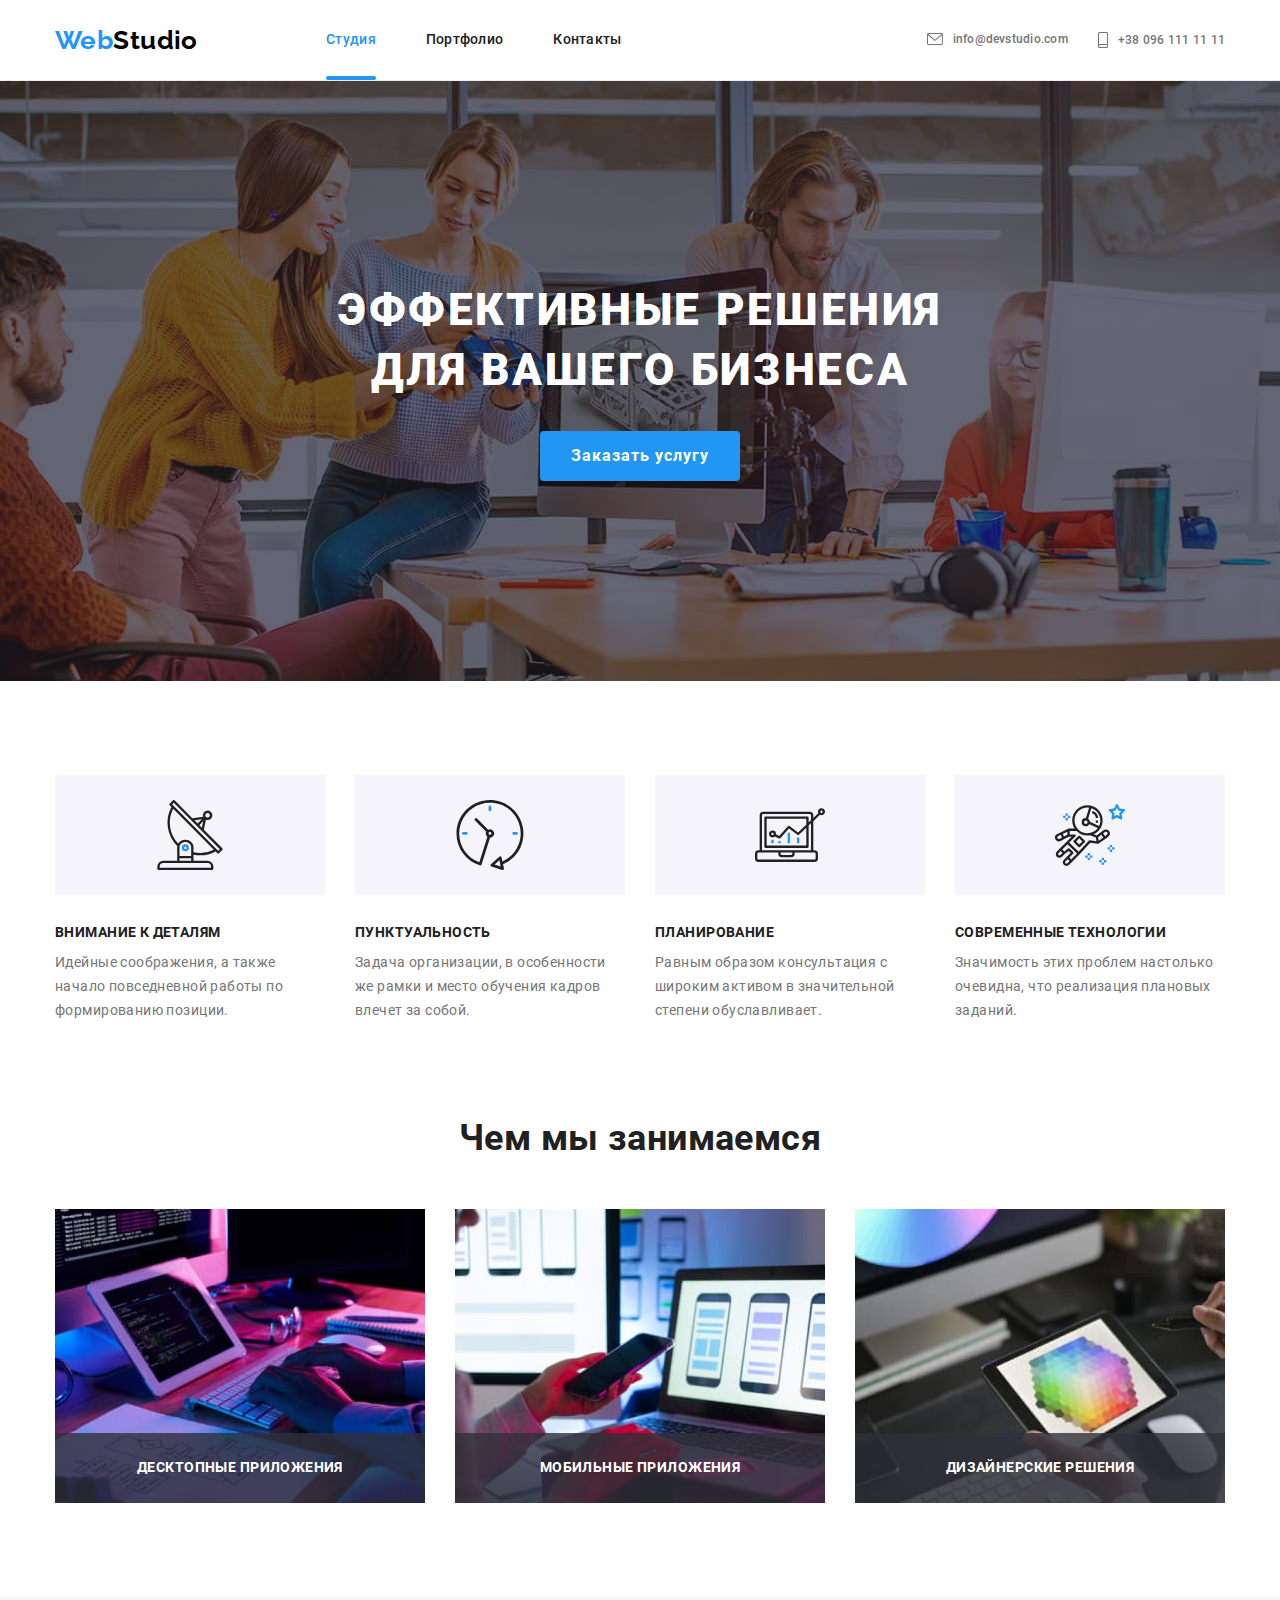
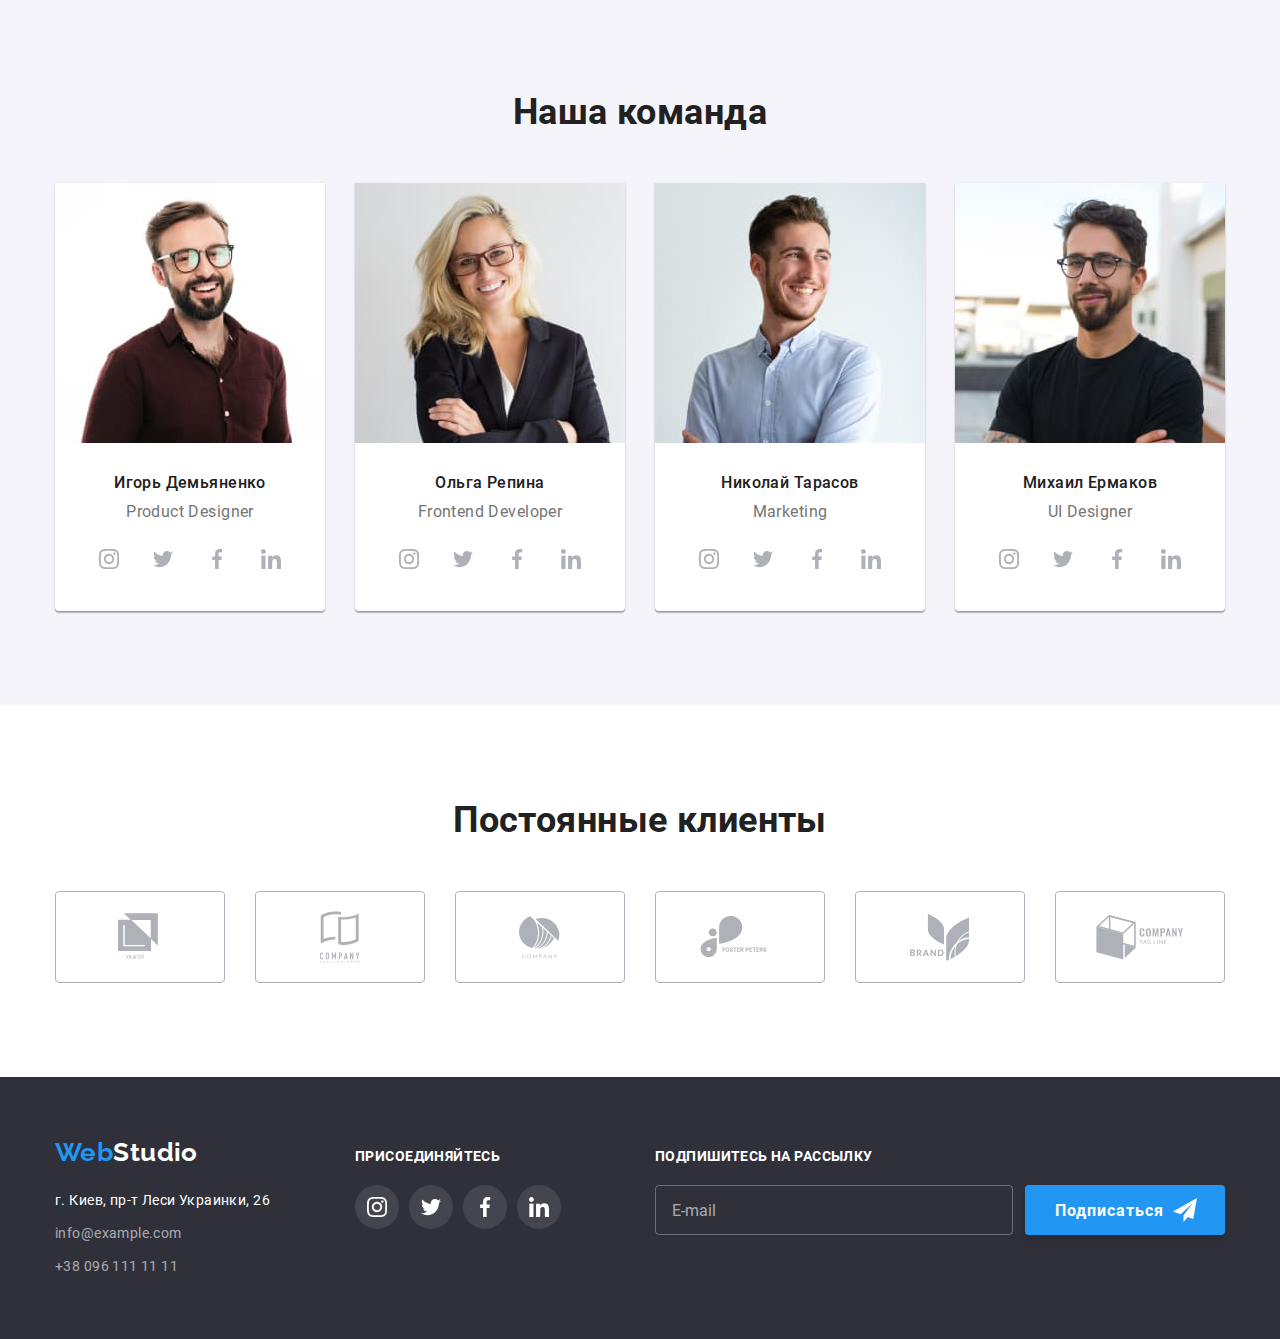
<file: index.html>
<!DOCTYPE html>
<html lang="ru">
  <head>
    <meta charset="UTF-8" />
    <meta http-equiv="X-UA-Compatible" content="IE=edge" />
    <meta name="viewport" content="width=device-width, initial-scale=1.0" />
    <title>WebStudio</title>
    <link rel="stylesheet" href="./css/main.min.css" />
  </head>

  <body>
    <!-- Шапка сайта -->
    <header class="section section--header">
      <div class="container">
        <div class="header">
          <a href="./index.html" class="link logo"> Web<span class="logo--black">Studio</span> </a>
          <button type="button" class="button-menu" aria-expanded="false" aria-controls="header-thumb" data-menu-button>
            <svg class="button-svg" aria-label="Переключатель мобильного меню">
              <use class="button-menu--icon-menu" href="./images/icons/sprite.svg#icon-menu"></use>>
              <use class="button-menu--icon-cross" href="./images/icons/sprite.svg#icon-cross"></use>>
            </svg>
          </button>
          <div class="header__thumb" id="header-thumb" data-menu>
            <nav class="header__nav">
              <ul class="nav-list">
                <li class="nav-list__item">
                  <a href="./index.html" class="link nav-list__link nav-list__link--current">Студия</a>
                </li>
                <li class="nav-list__item">
                  <a href="./portfolio.html" class="link nav-list__link">Портфолио</a>
                </li>
                <li class="nav-list__item">
                  <a href="" class="link nav-list__link">Контакты</a>
                </li>
              </ul>
            </nav>
            <ul class="address-header">
              <div class="address-header--thumb">
                <li class="address-header__item address-header--menu-mail">
                <a href="mailto:info@devstudio.com" class="link address-header__link">
                  <svg class="address-header__icon" width="16" height="12">
                    <use href="./images/icons/sprite.svg#icon-mail"></use>
                  </svg>
                  info@devstudio.com
                </a>
                </li>
                <li class="address-header__item">
                <a href="tel:+380961111111" class="link address-header__link">
                  <svg class="address-header__icon" width="10" height="16">
                    <use href="./images/icons/sprite.svg#icon-phone"></use>
                  </svg>
                  +38 096 111 11 11
                </a>
                </li>
              </div>
              <ul class="header-socials">
                <li class="header-socials__item">
                  <a class="link header-socials__link" href="">Instagram</a>
                </li>
                <li class="header-socials__item">
                  <a class="link header-socials__link" href="">Twitter</a>
                </li>
                <li class="header-socials__item">
                  <a class="link header-socials__link" href="">Facebook</a>
                </li>
                <li class="header-socials__item">
                  <a class="link header-socials__link" href="">LinkedIn</a>
                </li>
              </ul>
            </ul>
          </div>
        </div>
      </div>
    </header>


    <main>
      <!-- Герой -->
      <section class="section section--hero">
        <div class="container hero">
          <h1 class="hero__title">Эффективные решения для вашего бизнеса</h1>
          <button type="button" class="button button--hero-position" data-modal-open>Заказать услугу</button>
        </div>
      </section>

      <!-- Особенности -->
      <section class="section">
        <div class="container">
          <h2 class="visually-hidden">Особенности</h2>
          <ul class="features">
            <li class="features__item">
              <h3 class="features__title">Внимание к деталям</h3>
              <p class="features__text">
                Идейные соображения, а также начало повседневной работы по формированию позиции.
              </p>
            </li>
            <li class="features__item">
              <h3 class="features__title">Пунктуальность</h3>
              <p class="features__text">
                Задача организации, в особенности же рамки и место обучения кадров влечет за собой.
              </p>
            </li>
            <li class="features__item">
              <h3 class="features__title">Планирование</h3>
              <p class="features__text">
                Равным образом консультация с широким активом в значительной степени обуславливает.
              </p>
            </li>
            <li class="features__item">
              <h3 class="features__title">Современные технологии</h3>
              <p class="features__text">Значимость этих проблем настолько очевидна, что реализация плановых заданий.</p>
            </li>
          </ul>
        </div>
      </section>

      <!-- Чем мы занимаемся -->
      <section class="section section--no-padding">
        <div class="container">
          <h2 class="section-title">Чем мы занимаемся</h2>
          <ul class="work">
            <li class="work__item">
              <picture>
                <source
                  srcset="./images/gallery/desktop/work-desktop-1.jpg 1x, ./images/gallery/desktop/work-desktop-1@2x.jpg 2x"
                  media="(min-width: 1200px)"
                  type="image/jpeg"
                />
                <img src="./images/doing/box-1.jpg" alt="Десктопные приложения" width="370" />
              </picture>
              <p class="work__title">десктопные приложения</p>
            </li>
            <li class="work__item">
              <picture>
                <source
                srcset="./images/gallery/desktop/work-desktop-2.jpg 1x, ./images/gallery/desktop/work-desktop-2@2x.jpg 2x"
                media="(min-width: 1200px)"
                type="image/jpeg"
              />
                <img src="./images/doing/box-2.jpg" alt="Мобильные приложения" width="370" />
              </picture>
              <p class="work__title">мобильные приложения</p>
            </li>
            <li class="work__item">
              <picture>
                <source
                srcset="./images/gallery/desktop/work-desktop-3.jpg 1x, ./images/gallery/desktop/work-desktop-3@2x.jpg 2x"
                media="(min-width: 1200px)"
                type="image/jpeg"
              />
                <img src="./images/doing/box-3.jpg" alt="Дизайнерские решения" width="370" />
              </picture>
              <p class="work__title">дизайнерские решения</p>
            </li>
          </ul>
        </div>
      </section>

      <!-- Наша команда -->
      <section class="section section--dark-bg">
        <div class="container">
          <h2 class="section-title">Наша команда</h2>
          <ul class="team">
            <li class="team__item">
              <picture>
                <source
                  srcset="./images/gallery/desktop/team-desktop-1.jpg 1x, ./images/gallery/desktop/team-desktop-1@2x.jpg 2x"
                  media="(min-width: 1200px)"
                  type="image/jpeg"
                />
                <source
                  srcset="./images/gallery/tablet/team-tablet-1.jpg 1x, ./images/gallery/tablet/team-tablet-1@2x.jpg 2x"
                  media="(min-width: 768px)"
                  type="image/jpeg"
                />
                <source
                  srcset="./images/gallery/mobile/team-mobile-1.jpg 1x, ./images/gallery/mobile/team-mobile-1@2x.jpg 2x"
                  media="(max-width: 767px)"
                  type="image/jpeg"
                />
                <img src="./images/team/photo-product-designer.jpg" alt="фото дизайнер" width="270" />
              </picture>
              <div class="team__thumb">
                <h3 class="team__member">Игорь Демьяненко</h3>
                <p class="team__text">Product Designer</p>
                <ul class="socials-list">
                  <li class="socials-list__item">
                    <a href="" class="socials-list__link" target="_blank" rel="noopener noreferrer">
                      <svg class="socials-list__icon">
                        <use href="./images/icons/sprite.svg#icon-instagram"></use>
                      </svg>
                    </a>
                  </li>
                  <li class="socials-list__item">
                    <a href="" class="socials-list__link" target="_blank" rel="noopener noreferrer">
                      <svg class="socials-list__icon">
                        <use href="./images/icons/sprite.svg#icon-twitter"></use>
                      </svg>
                    </a>
                  </li>
                  <li class="socials-list__item">
                    <a href="" class="socials-list__link" target="_blank" rel="noopener noreferrer">
                      <svg class="socials-list__icon">
                        <use href="./images/icons/sprite.svg#icon-facebook"></use>
                      </svg>
                    </a>
                  </li>
                  <li class="socials-list__item">
                    <a href="" class="socials-list__link" target="_blank" rel="noopener noreferrer">
                      <svg class="socials-list__icon">
                        <use href="./images/icons/sprite.svg#icon-linkedin"></use>
                      </svg>
                    </a>
                  </li>
                </ul>
              </div>
            </li>
            <li class="team__item">
              <picture>
                <source
                srcset="./images/gallery/desktop/team-desktop-2.jpg 1x, ./images/gallery/desktop/team-desktop-2@2x.jpg 2x"
                media="(min-width: 1200px)"
                type="image/jpeg"
              />
              <source
                srcset="./images/gallery/tablet/team-tablet-2.jpg 1x, ./images/gallery/tablet/team-tablet-2@2x.jpg 2x"
                media="(min-width: 768px)"
                type="image/jpeg"
              />
              <source
                srcset="./images/gallery/mobile/team-mobile-2.jpg 1x, ./images/gallery/mobile/team-mobile-2@2x.jpg 2x"
                media="(max-width: 767px)"
                type="image/jpeg"
              />
                <img src="./images/team/photo-frontend-developer.jpg" alt="фото разработчик" width="270" />
              </picture>
              <div class="team__thumb">
                <h3 class="team__member">Ольга Репина</h3>
                <p class="team__text">Frontend Developer</p>
                <ul class="socials-list">
                  <li class="socials-list__item">
                    <a href="" class="socials-list__link" target="_blank" rel="noopener noreferrer">
                      <svg class="socials-list__icon">
                        <use href="./images/icons/sprite.svg#icon-instagram"></use>
                      </svg>
                    </a>
                  </li>
                  <li class="socials-list__item">
                    <a href="" class="socials-list__link" target="_blank" rel="noopener noreferrer">
                      <svg class="socials-list__icon">
                        <use href="./images/icons/sprite.svg#icon-twitter"></use>
                      </svg>
                    </a>
                  </li>
                  <li class="socials-list__item">
                    <a href="" class="socials-list__link" target="_blank" rel="noopener noreferrer">
                      <svg class="socials-list__icon">
                        <use href="./images/icons/sprite.svg#icon-facebook"></use>
                      </svg>
                    </a>
                  </li>
                  <li class="socials-list__item">
                    <a href="" class="socials-list__link" target="_blank" rel="noopener noreferrer">
                      <svg class="socials-list__icon">
                        <use href="./images/icons/sprite.svg#icon-linkedin"></use>
                      </svg>
                    </a>
                  </li>
                </ul>
              </div>
            </li>
            <li class="team__item">
              <picture>
                <source
                srcset="./images/gallery/desktop/team-desktop-3.jpg 1x, ./images/gallery/desktop/team-desktop-3@2x.jpg 2x"
                media="(min-width: 1200px)"
                type="image/jpeg"
              />
              <source
                srcset="./images/gallery/tablet/team-tablet-3.jpg 1x, ./images/gallery/tablet/team-tablet-3@2x.jpg 2x"
                media="(min-width: 768px)"
                type="image/jpeg"
              />
              <source
                srcset="./images/gallery/mobile/team-mobile-3.jpg 1x, ./images/gallery/mobile/team-mobile-3@2x.jpg 2x"
                media="(max-width: 767px)"
                type="image/jpeg"
              />
                <img src="./images/team/photo-marketing.jpg" alt="фото маркетолог" width="270" />
              </picture>
              <div class="team__thumb">
                <h3 class="team__member">Николай Тарасов</h3>
                <p class="team__text">Marketing</p>
                <ul class="socials-list">
                  <li class="socials-list__item">
                    <a href="" class="socials-list__link" target="_blank" rel="noopener noreferrer">
                      <svg class="socials-list__icon">
                        <use href="./images/icons/sprite.svg#icon-instagram"></use>
                      </svg>
                    </a>
                  </li>
                  <li class="socials-list__item">
                    <a href="" class="socials-list__link" target="_blank" rel="noopener noreferrer">
                      <svg class="socials-list__icon">
                        <use href="./images/icons/sprite.svg#icon-twitter"></use>
                      </svg>
                    </a>
                  </li>
                  <li class="socials-list__item">
                    <a href="" class="socials-list__link" target="_blank" rel="noopener noreferrer">
                      <svg class="socials-list__icon">
                        <use href="./images/icons/sprite.svg#icon-facebook"></use>
                      </svg>
                    </a>
                  </li>
                  <li class="socials-list__item">
                    <a href="" class="socials-list__link" target="_blank" rel="noopener noreferrer">
                      <svg class="socials-list__icon">
                        <use href="./images/icons/sprite.svg#icon-linkedin"></use>
                      </svg>
                    </a>
                  </li>
                </ul>
              </div>
            </li>
            <li class="team__item">
              <picture>
                <source
                srcset="./images/gallery/desktop/team-desktop-4.jpg 1x, ./images/gallery/desktop/team-desktop-4@2x.jpg 2x"
                media="(min-width: 1200px)"
                type="image/jpeg"
              />
              <source
                srcset="./images/gallery/tablet/team-tablet-4.jpg 1x, ./images/gallery/tablet/team-tablet-4@2x.jpg 2x"
                media="(min-width: 768px)"
                type="image/jpeg"
              />
              <source
                srcset="./images/gallery/mobile/team-mobile-4.jpg 1x, ./images/gallery/mobile/team-mobile-4@2x.jpg 2x"
                media="(max-width: 767px)"
                type="image/jpeg"
              />
                <img src="./images/team/photo-ui-designer.jpg" alt="фото дизайнер2" width="270" />
              </picture>
              <div class="team__thumb">
                <h3 class="team__member">Михаил Ермаков</h3>
                <p class="team__text">UI Designer</p>
                <ul class="socials-list">
                  <li class="socials-list__item">
                    <a href="" class="socials-list__link" target="_blank" rel="noopener noreferrer">
                      <svg class="socials-list__icon">
                        <use href="./images/icons/sprite.svg#icon-instagram"></use>
                      </svg>
                    </a>
                  </li>
                  <li class="socials-list__item">
                    <a href="" class="socials-list__link" target="_blank" rel="noopener noreferrer">
                      <svg class="socials-list__icon">
                        <use href="./images/icons/sprite.svg#icon-twitter"></use>
                      </svg>
                    </a>
                  </li>
                  <li class="socials-list__item">
                    <a href="" class="socials-list__link" target="_blank" rel="noopener noreferrer">
                      <svg class="socials-list__icon">
                        <use href="./images/icons/sprite.svg#icon-facebook"></use>
                      </svg>
                    </a>
                  </li>
                  <li class="socials-list__item">
                    <a href="" class="socials-list__link" target="_blank" rel="noopener noreferrer">
                      <svg class="socials-list__icon">
                        <use href="./images/icons/sprite.svg#icon-linkedin"></use>
                      </svg>
                    </a>
                  </li>
                </ul>
              </div>
            </li>
          </ul>
        </div>
      </section>

      <!-- Постоянные клиенты -->
      <section class="section">
        <div class="container">
          <h2 class="section-title">Постоянные клиенты</h2>
          <ul class="clients-list">
            <li class="clients-list__item">
              <a href="" class="clients-list__link" target="_blank" rel="noopener noreferrer">
                <svg class="clients-list__icon" width="44" height="49">
                  <use href="./images/icons/sprite.svg#icon-logo-1"></use>
                </svg>
              </a>
            </li>
            <li class="clients-list__item">
              <a href="" class="clients-list__link" target="_blank" rel="noopener noreferrer">
                <svg class="clients-list__icon" width="40" height="52">
                  <use href="./images/icons/sprite.svg#icon-logo-2"></use>
                </svg>
              </a>
            </li>
            <li class="clients-list__item">
              <a href="" class="clients-list__link" target="_blank" rel="noopener noreferrer">
                <svg class="clients-list__icon" width="41" height="43">
                  <use href="./images/icons/sprite.svg#icon-logo-3"></use>
                </svg>
              </a>
            </li>
            <li class="clients-list__item">
              <a href="" class="clients-list__link" target="_blank" rel="noopener noreferrer">
                <svg class="clients-list__icon" width="80" height="42">
                  <use href="./images/icons/sprite.svg#icon-logo-4"></use>
                </svg>
              </a>
            </li>
            <li class="clients-list__item">
              <a href="" class="clients-list__link" target="_blank" rel="noopener noreferrer">
                <svg class="clients-list__icon" width="59" height="47">
                  <use href="./images/icons/sprite.svg#icon-logo-5"></use>
                </svg>
              </a>
            </li>
            <li class="clients-list__item">
              <a href="" class="clients-list__link" target="_blank" rel="noopener noreferrer">
                <svg class="clients-list__icon" width="88" height="45">
                  <use href="./images/icons/sprite.svg#icon-logo-6"></use>
                </svg>
              </a>
            </li>
          </ul>
        </div>
      </section>
    </main>

    <!-- Футер -->
    <footer class="section section--footer">
      <div class="container">
        <div class="footer-main">
          <div class="footer-main__thumb">
            <a href="./index.html" class="link logo"> Web<span class="logo--white">Studio</span> </a>
            <ul class="address-footer">
              <li class="address-footer__item">
                <a href="" class="link address-footer__map">г. Киев, пр-т Леси Украинки, 26</a>
              </li>
              <li class="address-footer__item">
                <a href="mailto:info@example.com" class="link address-footer__link">info@example.com</a>
              </li>
              <li class="address-footer__item">
                <a href="tel:+380961111111" class="link address-footer__link">+38 096 111 11 11</a>
              </li>
            </ul>
          </div>
          <div class="footer-main__thumb">
            <b class="caption-title caption-title--tablet caption-title--desktop">присоединяйтесь</b>
            <ul class="socials-list">
              <li class="socials-list__item">
                <a href="" class="socials-list__link" target="_blank" rel="noopener noreferrer">
                  <svg class="socials-list__icon socials-list__icon--white">
                    <use href="./images/icons/sprite.svg#icon-instagram"></use>
                  </svg>
                </a>
              </li>
              <li class="socials-list__item">
                <a href="" class="socials-list__link" target="_blank" rel="noopener noreferrer">
                  <svg class="socials-list__icon socials-list__icon--white">
                    <use href="./images/icons/sprite.svg#icon-twitter"></use>
                  </svg>
                </a>
              </li>
              <li class="socials-list__item">
                <a href="" class="socials-list__link" target="_blank" rel="noopener noreferrer">
                  <svg class="socials-list__icon socials-list__icon--white">
                    <use href="./images/icons/sprite.svg#icon-facebook"></use>
                  </svg>
                </a>
              </li>
              <li class="socials-list__item">
                <a href="" class="socials-list__link" target="_blank" rel="noopener noreferrer">
                  <svg class="socials-list__icon socials-list__icon--white">
                    <use href="./images/icons/sprite.svg#icon-linkedin"></use>
                  </svg>
                </a>
              </li>
            </ul>
          </div>
          <div class="footer-main__thumb">
            <b class="caption-title caption-title--desktop">подпишитесь на рассылку</b>
            <form class="footer-form">
              <input type="email" class="footer-form__mail" name="user-mail" placeholder="E-mail" />
              <div class="footer-form__button">
                <button type="submit" class="button button--footer-position">Подписаться</button>
                <svg class="footer-form__icon">
                  <use href="./images/icons/sprite.svg#icon-send"></use>
                </svg>
              </div>
            </form>
          </div>
        </div>
      </div>
    </footer>

    <div class="backdrop is-hidden" data-modal>
      <div class="modal">
        <button type="button" class="button-close" data-modal-close>
          <svg class="button-close__icon">
            <use href="./images/icons/sprite.svg#icon-close"></use>
          </svg>
        </button>
        <h2 class="modal__title">Оставьте свои данные, мы вам перезвоним</h2>
        <form class="form">
          <label class="form__field">
            <input type="text" class="form__input" name="user-name" />
            <span class="form__label">Имя</span>
            <svg class="form__icon">
              <use href="./images/icons/sprite.svg#icon-person-modal"></use>
            </svg>
          </label>
          <label class="form__field">
            <input type="tel" class="form__input" name="user-tel" />
            <span class="form__label">Телефон</span>
            <svg class="form__icon">
              <use href="./images/icons/sprite.svg#icon-tel-modal"></use>
            </svg>
          </label>
          <label class="form__field">
            <input type="email" class="form__input" name="user-mail" />
            <span class="form__label">Почта</span>
            <svg class="form__icon">
              <use href="./images/icons/sprite.svg#icon-mail-modal"></use>
            </svg>
          </label>

          <label class="form__textarea">
            <textarea name="user-comment" class="form__textarea-text" rows="6" placeholder="Введите текст"></textarea>
            <span class="form__textarea-label">Комментарий</span>
          </label>

          <label class="form__checkbox">
            <input class="form__checkbox-input visually-hidden" type="checkbox" name="confirm" />
            <span class="form__checkbox-icon"></span>
            <span class="form__checkbox-text">
              Соглашаюсь с рассылкой и принимаю
              <a href="" class="form__checkbox-link"> Условия договора</a>
            </span>
          </label>

          <button type="submit" class="button button--modal-position">Отправить</button>
        </form>
      </div>
    </div>

    <script src="./js/modal.js"></script>
    <script src="./js/menu.js"></script>
  </body>
</html>
</file>
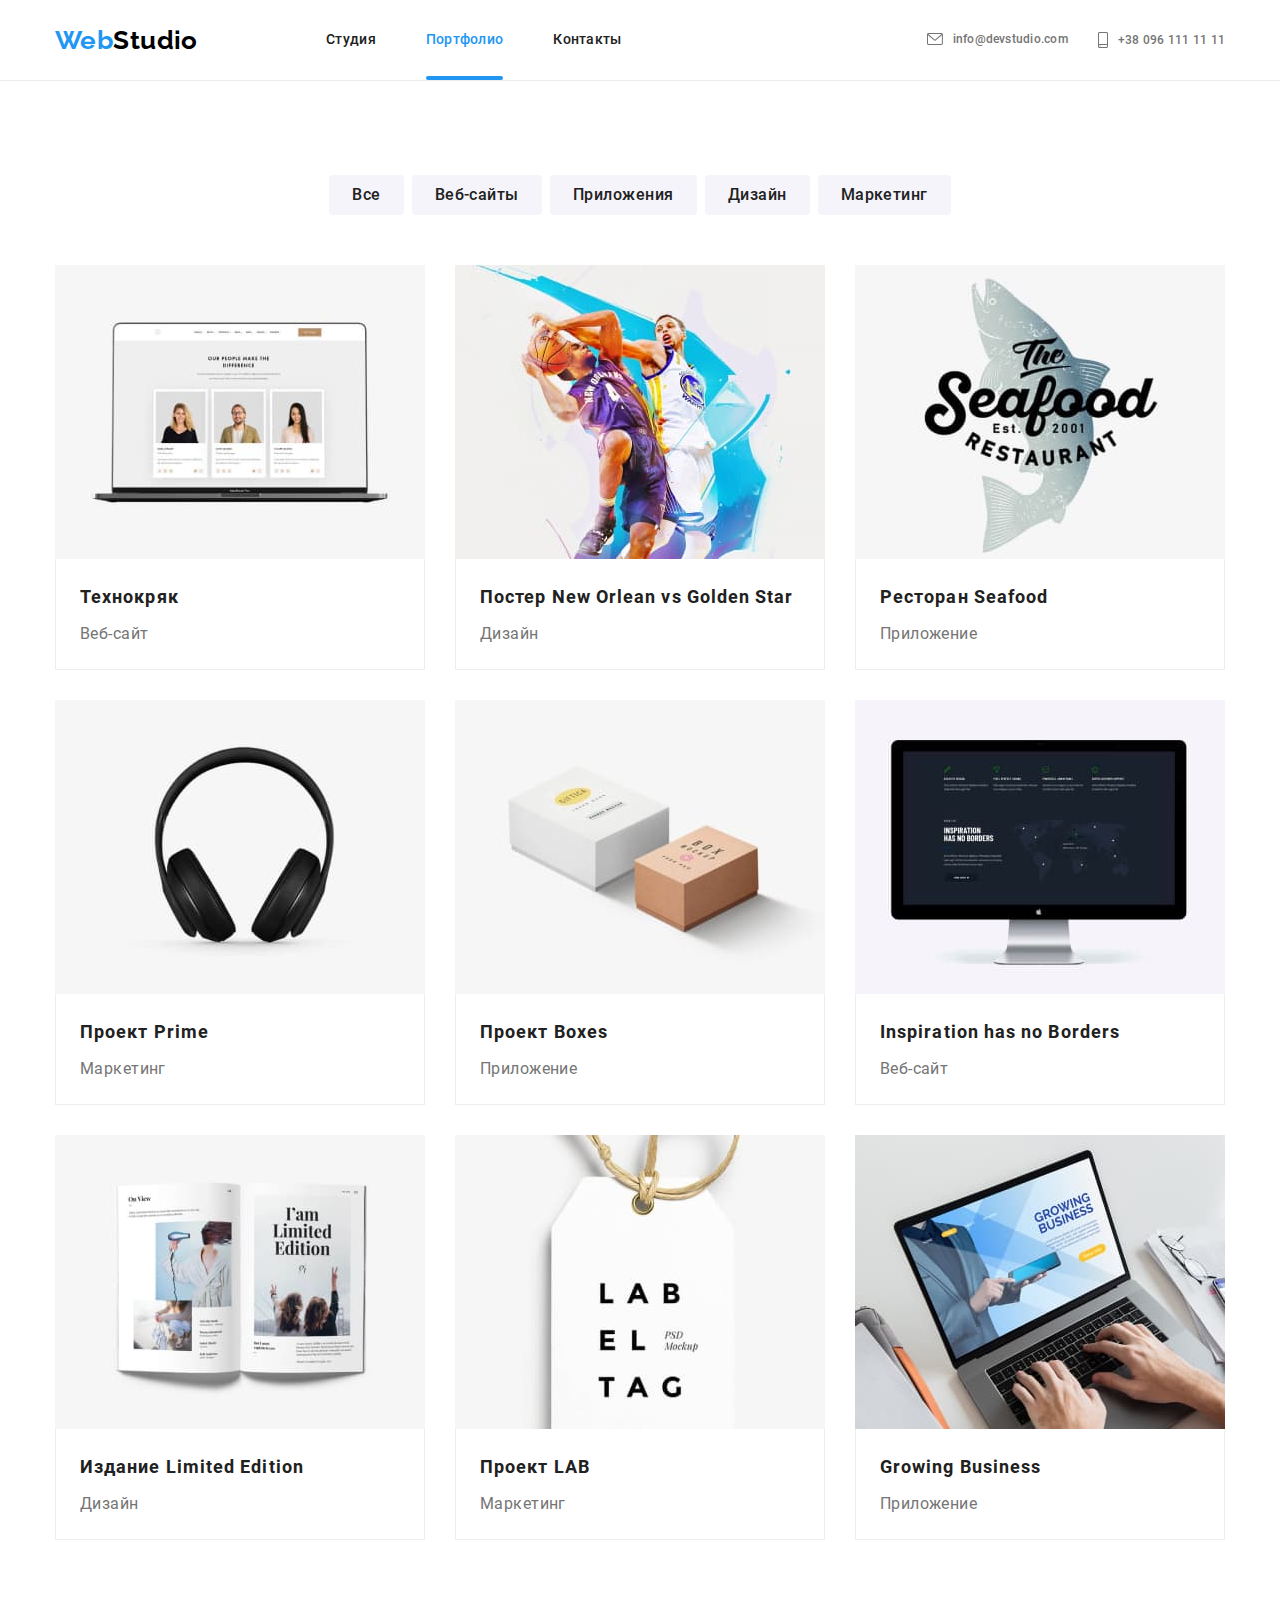
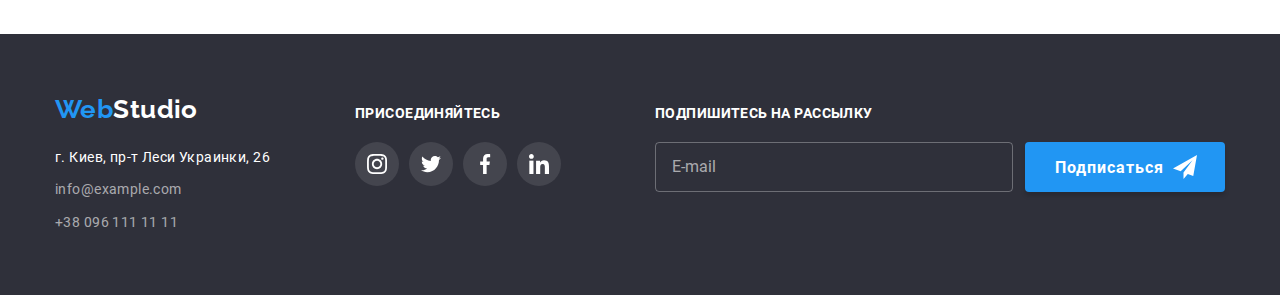
<file: portfolio.html>
<!DOCTYPE html>
<html lang="ru">
  <head>
    <meta charset="UTF-8" />
    <meta http-equiv="X-UA-Compatible" content="IE=edge" />
    <meta name="viewport" content="width=device-width, initial-scale=1.0" />
    <title>Portfolio</title>
    <link rel="stylesheet" href="./css/main.min.css" />
  </head>
  <body>
    <!-- Шапка сайта -->
    <header class="section section--header">
      <div class="container">
        <div class="header">
          <a href="./index.html" class="link logo"> Web<span class="logo--black">Studio</span> </a>
          <button type="button" class="button-menu" aria-expanded="false" aria-controls="header-thumb" data-menu-button>
            <svg class="button-svg" aria-label="Переключатель мобильного меню">
              <use class="button-menu--icon-menu" href="./images/icons/sprite.svg#icon-menu"></use>>
              <use class="button-menu--icon-cross" href="./images/icons/sprite.svg#icon-cross"></use>>
            </svg>
          </button>
          <div class="header__thumb" id="header-thumb" data-menu>
            <nav class="header__nav">
              <ul class="nav-list">
                <li class="nav-list__item">
                  <a href="./index.html" class="link nav-list__link">Студия</a>
                </li>
                <li class="nav-list__item">
                  <a href="./portfolio.html" class="link nav-list__link nav-list__link--current">Портфолио</a>
                </li>
                <li class="nav-list__item">
                  <a href="" class="link nav-list__link">Контакты</a>
                </li>
              </ul>
            </nav>
            <ul class="address-header">
              <div class="address-header--thumb">
                <li class="address-header__item address-header--menu-mail">
                <a href="mailto:info@devstudio.com" class="link address-header__link">
                  <svg class="address-header__icon" width="16" height="12">
                    <use href="./images/icons/sprite.svg#icon-mail"></use>
                  </svg>
                  info@devstudio.com
                </a>
                </li>
                <li class="address-header__item">
                <a href="tel:+380961111111" class="link address-header__link">
                  <svg class="address-header__icon" width="10" height="16">
                    <use href="./images/icons/sprite.svg#icon-phone"></use>
                  </svg>
                  +38 096 111 11 11
                </a>
                </li>
              </div>
              <ul class="header-socials">
                <li class="header-socials__item">
                  <a class="link header-socials__link" href="">Instagram</a>
                </li>
                <li class="header-socials__item">
                  <a class="link header-socials__link" href="">Twitter</a>
                </li>
                <li class="header-socials__item">
                  <a class="link header-socials__link" href="">Facebook</a>
                </li>
                <li class="header-socials__item">
                  <a class="link header-socials__link" href="">LinkedIn</a>
                </li>
              </ul>
            </ul>
          </div>
        </div>
      </div>
    </header>

    <main>
      <!-- Фильтр -->
      <section class="section">
        <div class="container">
          <h1 class="visually-hidden">Портфолио</h1>
          <ul class="button-set">
            <li class="button-set__item">
              <button type="button" class="button-portfolio">Все</button>
            </li>
            <li class="button-set__item">
              <button type="button" class="button-portfolio">Веб-сайты</button>
            </li>
            <li class="button-set__item">
              <button type="button" class="button-portfolio">Приложения</button>
            </li>
            <li class="button-set__item">
              <button type="button" class="button-portfolio">Дизайн</button>
            </li>
            <li class="button-set__item">
              <button type="button" class="button-portfolio">Маркетинг</button>
            </li>
          </ul>

          <!-- Работы -->
          <ul class="card">
            <li class="card__item">
              <a href="" class="link card__link">
                <div class="card__img">
                  <picture>
                    <source
                      srcset="./images/gallery/desktop/portfolio-desktop-1.jpg 1x, ./images/gallery/desktop/portfolio-desktop-1@2x.jpg 2x"
                      media="(min-width: 1200px)"
                      type="image/jpeg"
                    />
                    <source
                      srcset="./images/gallery/tablet/portfolio-tablet-1.jpg 1x, ./images/gallery/tablet/portfolio-tablet-1@2x.jpg 2x"
                      media="(min-width: 768px)"
                      type="image/jpeg"
                    />
                    <source
                      srcset="./images/gallery/mobile/portfolio-mobile-1.jpg 1x, ./images/gallery/mobile/portfolio-mobile-1@2x.jpg 2x"
                      media="(max-width: 767px)"
                      type="image/jpeg"
                    />
                    <img src="./images/portfolio/techno.jpg" alt="сайт на экране ноутбука" width="370" />
                  </picture>
                  <p class="card__overlay">
                    Технокряк это современная площадка распространения коронавируса. Компании используют эту платформу
                    для цифрового шпионажа и атак на защищённые сервера конкурентов.
                  </p>
                </div>
                <div class="card__content">
                  <h2 class="card__title">Технокряк</h2>
                  <p class="card__text">Веб-сайт</p>
                </div>
              </a>
            </li>

            <li class="card__item">
              <a href="" class="link card__link">
                <div class="card__img">
                  <picture>
                    <source
                      srcset="./images/gallery/desktop/portfolio-desktop-2.jpg 1x, ./images/gallery/desktop/portfolio-desktop-2@2x.jpg 2x"
                      media="(min-width: 1200px)"
                      type="image/jpeg"
                    />
                    <source
                      srcset="./images/gallery/tablet/portfolio-tablet-2.jpg 1x, ./images/gallery/tablet/portfolio-tablet-2@2x.jpg 2x"
                      media="(min-width: 768px)"
                      type="image/jpeg"
                    />
                    <source
                      srcset="./images/gallery/mobile/portfolio-mobile-2.jpg 1x, ./images/gallery/mobile/portfolio-mobile-2@2x.jpg 2x"
                      media="(max-width: 767px)"
                      type="image/jpeg"
                    />
                    <img src="./images/portfolio/poster.jpg" alt="постер с игроками" width="370" />
                  </picture>
                  <p class="card__overlay">
                    Технокряк это современная площадка распространения коронавируса. Компании используют эту платформу
                    для цифрового шпионажа и атак на защищённые сервера конкурентов.
                  </p>
                </div>
                <div class="card__content">
                  <h2 class="card__title">Постер New Orlean vs Golden Star</h2>
                  <p class="card__text">Дизайн</p>
                </div>
              </a>
            </li>

            <li class="card__item">
              <a href="" class="link card__link">
                <div class="card__img">
                  <picture>
                    <source
                      srcset="./images/gallery/desktop/portfolio-desktop-3.jpg 1x, ./images/gallery/desktop/portfolio-desktop-3@2x.jpg 2x"
                      media="(min-width: 1200px)"
                      type="image/jpeg"
                    />
                    <source
                      srcset="./images/gallery/tablet/portfolio-tablet-3.jpg 1x, ./images/gallery/tablet/portfolio-tablet-3@2x.jpg 2x"
                      media="(min-width: 768px)"
                      type="image/jpeg"
                    />
                    <source
                      srcset="./images/gallery/mobile/portfolio-mobile-3.jpg 1x, ./images/gallery/mobile/portfolio-mobile-3@2x.jpg 2x"
                      media="(max-width: 767px)"
                      type="image/jpeg"
                    />
                    <img src="./images/portfolio/seafood.jpg" alt="лого приложения" width="370" />
                  </picture>
                  <p class="card__overlay">
                    Технокряк это современная площадка распространения коронавируса. Компании используют эту платформу
                    для цифрового шпионажа и атак на защищённые сервера конкурентов.
                  </p>
                </div>
                <div class="card__content">
                  <h2 class="card__title">Ресторан Seafood</h2>
                  <p class="card__text">Приложение</p>
                </div>
              </a>
            </li>

            <li class="card__item">
              <a href="" class="link card__link">
                <div class="card__img">
                  <picture>
                    <source
                      srcset="./images/gallery/desktop/portfolio-desktop-4.jpg 1x, ./images/gallery/desktop/portfolio-desktop-4@2x.jpg 2x"
                      media="(min-width: 1200px)"
                      type="image/jpeg"
                    />
                    <source
                      srcset="./images/gallery/tablet/portfolio-tablet-4.jpg 1x, ./images/gallery/tablet/portfolio-tablet-4@2x.jpg 2x"
                      media="(min-width: 768px)"
                      type="image/jpeg"
                    />
                    <source
                      srcset="./images/gallery/mobile/portfolio-mobile-4.jpg 1x, ./images/gallery/mobile/portfolio-mobile-4@2x.jpg 2x"
                      media="(max-width: 767px)"
                      type="image/jpeg"
                    />
                    <img src="./images/portfolio/prime.jpg" alt="наушники" width="370" />
                  </picture>
                  <p class="card__overlay">
                    Технокряк это современная площадка распространения коронавируса. Компании используют эту платформу
                    для цифрового шпионажа и атак на защищённые сервера конкурентов.
                  </p>
                </div>
                <div class="card__content">
                  <h2 class="card__title">Проект Prime</h2>
                  <p class="card__text">Маркетинг</p>
                </div>
              </a>
            </li>

            <li class="card__item">
              <a href="" class="link card__link">
                <div class="card__img">
                  <picture>
                    <source
                      srcset="./images/gallery/desktop/portfolio-desktop-5.jpg 1x, ./images/gallery/desktop/portfolio-desktop-5@2x.jpg 2x"
                      media="(min-width: 1200px)"
                      type="image/jpeg"
                    />
                    <source
                      srcset="./images/gallery/tablet/portfolio-tablet-5.jpg 1x, ./images/gallery/tablet/portfolio-tablet-5@2x.jpg 2x"
                      media="(min-width: 768px)"
                      type="image/jpeg"
                    />
                    <source
                      srcset="./images/gallery/mobile/portfolio-mobile-5.jpg 1x, ./images/gallery/mobile/portfolio-mobile-5@2x.jpg 2x"
                      media="(max-width: 767px)"
                      type="image/jpeg"
                    />
                    <img src="./images/portfolio/boxes.jpg" alt="коробки" width="370" />
                  </picture>
                  <p class="card__overlay">
                    Технокряк это современная площадка распространения коронавируса. Компании используют эту платформу
                    для цифрового шпионажа и атак на защищённые сервера конкурентов.
                  </p>
                </div>
                <div class="card__content">
                  <h2 class="card__title">Проект Boxes</h2>
                  <p class="card__text">Приложение</p>
                </div>
              </a>
            </li>

            <li class="card__item">
              <a href="" class="link card__link">
                <div class="card__img">
                  <picture>
                    <source
                      srcset="./images/gallery/desktop/portfolio-desktop-6.jpg 1x, ./images/gallery/desktop/portfolio-desktop-6@2x.jpg 2x"
                      media="(min-width: 1200px)"
                      type="image/jpeg"
                    />
                    <source
                      srcset="./images/gallery/tablet/portfolio-tablet-6.jpg 1x, ./images/gallery/tablet/portfolio-tablet-6@2x.jpg 2x"
                      media="(min-width: 768px)"
                      type="image/jpeg"
                    />
                    <source
                      srcset="./images/gallery/mobile/portfolio-mobile-6.jpg 1x, ./images/gallery/mobile/portfolio-mobile-6@2x.jpg 2x"
                      media="(max-width: 767px)"
                      type="image/jpeg"
                    />
                    <img src="./images/portfolio/inspiration.jpg" alt="сайт на мониторе" width="370" />
                  </picture>
                  <p class="card__overlay">
                    Технокряк это современная площадка распространения коронавируса. Компании используют эту платформу
                    для цифрового шпионажа и атак на защищённые сервера конкурентов.
                  </p>
                </div>
                <div class="card__content">
                  <h2 class="card__title">Inspiration has no Borders</h2>
                  <p class="card__text">Веб-сайт</p>
                </div>
              </a>
            </li>

            <li class="card__item">
              <a href="" class="link card__link">
                <div class="card__img">
                  <picture>
                    <source
                      srcset="./images/gallery/desktop/portfolio-desktop-7.jpg 1x, ./images/gallery/desktop/portfolio-desktop-7@2x.jpg 2x"
                      media="(min-width: 1200px)"
                      type="image/jpeg"
                    />
                    <source
                      srcset="./images/gallery/tablet/portfolio-tablet-7.jpg 1x, ./images/gallery/tablet/portfolio-tablet-7@2x.jpg 2x"
                      media="(min-width: 768px)"
                      type="image/jpeg"
                    />
                    <source
                      srcset="./images/gallery/mobile/portfolio-mobile-7.jpg 1x, ./images/gallery/mobile/portfolio-mobile-7@2x.jpg 2x"
                      media="(max-width: 767px)"
                      type="image/jpeg"
                    />
                    <img src="./images/portfolio/limited-edition.jpg" alt="развернутая книга" width="370" />
                  </picture>
                  <p class="card__overlay">
                    Технокряк это современная площадка распространения коронавируса. Компании используют эту платформу
                    для цифрового шпионажа и атак на защищённые сервера конкурентов.
                  </p>
                </div>
                <div class="card__content">
                  <h2 class="card__title">Издание Limited Edition</h2>
                  <p class="card__text">Дизайн</p>
                </div>
              </a>
            </li>

            <li class="card__item">
              <a href="" class="link card__link">
                <div class="card__img">
                  <picture>
                    <source
                      srcset="./images/gallery/desktop/portfolio-desktop-8.jpg 1x, ./images/gallery/desktop/portfolio-desktop-8@2x.jpg 2x"
                      media="(min-width: 1200px)"
                      type="image/jpeg"
                    />
                    <source
                      srcset="./images/gallery/tablet/portfolio-tablet-8.jpg 1x, ./images/gallery/tablet/portfolio-tablet-8@2x.jpg 2x"
                      media="(min-width: 768px)"
                      type="image/jpeg"
                    />
                    <source
                      srcset="./images/gallery/mobile/portfolio-mobile-8.jpg 1x, ./images/gallery/mobile/portfolio-mobile-8@2x.jpg 2x"
                      media="(max-width: 767px)"
                      type="image/jpeg"
                    />
                    <img src="./images/portfolio/lab.jpg" alt="лого на бирке" width="370" />
                  </picture>
                  <p class="card__overlay">
                    Технокряк это современная площадка распространения коронавируса. Компании используют эту платформу
                    для цифрового шпионажа и атак на защищённые сервера конкурентов.
                  </p>
                </div>
                <div class="card__content">
                  <h2 class="card__title">Проект LAB</h2>
                  <p class="card__text">Маркетинг</p>
                </div>
              </a>
            </li>

            <li class="card__item">
              <a href="" class="link card__link">
                <div class="card__img">
                  <picture>
                    <source
                      srcset="./images/gallery/desktop/portfolio-desktop-9.jpg 1x, ./images/gallery/desktop/portfolio-desktop-9@2x.jpg 2x"
                      media="(min-width: 1200px)"
                      type="image/jpeg"
                    />
                    <source
                      srcset="./images/gallery/tablet/portfolio-tablet-9.jpg 1x, ./images/gallery/tablet/portfolio-tablet-9@2x.jpg 2x"
                      media="(min-width: 768px)"
                      type="image/jpeg"
                    />
                    <source
                      srcset="./images/gallery/mobile/portfolio-mobile-9.jpg 1x, ./images/gallery/mobile/portfolio-mobile-9@2x.jpg 2x"
                      media="(max-width: 767px)"
                      type="image/jpeg"
                    />
                    <img src="./images/portfolio/growing-business.jpg" alt="заставка на ноутбуке" width="370" />
                  </picture>
                  <p class="card__overlay">
                    Технокряк это современная площадка распространения коронавируса. Компании используют эту платформу
                    для цифрового шпионажа и атак на защищённые сервера конкурентов.
                  </p>
                </div>
                <div class="card__content">
                  <h2 class="card__title">Growing Business</h2>
                  <p class="card__text">Приложение</p>
                </div>
              </a>
            </li>
          </ul>
        </div>
      </section>
    </main>

    <!-- Футер -->
    <footer class="section section--footer">
      <div class="container">
        <div class="footer-main">
          <div class="footer-main__thumb">
            <a href="./index.html" class="link logo"> Web<span class="logo--white">Studio</span> </a>
            <ul class="address-footer">
              <li class="address-footer__item">
                <a href="" class="link address-footer__map">г. Киев, пр-т Леси Украинки, 26</a>
              </li>
              <li class="address-footer__item">
                <a href="mailto:info@example.com" class="link address-footer__link">info@example.com</a>
              </li>
              <li class="address-footer__item">
                <a href="tel:+380961111111" class="link address-footer__link">+38 096 111 11 11</a>
              </li>
            </ul>
          </div>
          <div class="footer-main__thumb">
            <b class="caption-title caption-title--tablet caption-title--desktop">присоединяйтесь</b>
            <ul class="socials-list">
              <li class="socials-list__item">
                <a href="" class="socials-list__link" target="_blank" rel="noopener noreferrer">
                  <svg class="socials-list__icon socials-list__icon--white">
                    <use href="./images/icons/sprite.svg#icon-instagram"></use>
                  </svg>
                </a>
              </li>
              <li class="socials-list__item">
                <a href="" class="socials-list__link" target="_blank" rel="noopener noreferrer">
                  <svg class="socials-list__icon socials-list__icon--white">
                    <use href="./images/icons/sprite.svg#icon-twitter"></use>
                  </svg>
                </a>
              </li>
              <li class="socials-list__item">
                <a href="" class="socials-list__link" target="_blank" rel="noopener noreferrer">
                  <svg class="socials-list__icon socials-list__icon--white">
                    <use href="./images/icons/sprite.svg#icon-facebook"></use>
                  </svg>
                </a>
              </li>
              <li class="socials-list__item">
                <a href="" class="socials-list__link" target="_blank" rel="noopener noreferrer">
                  <svg class="socials-list__icon socials-list__icon--white">
                    <use href="./images/icons/sprite.svg#icon-linkedin"></use>
                  </svg>
                </a>
              </li>
            </ul>
          </div>
          <div class="footer-main__thumb">
            <b class="caption-title caption-title--desktop">подпишитесь на рассылку</b>
            <form class="footer-form">
              <input type="email" class="footer-form__mail" name="user-mail" placeholder="E-mail" />
              <div class="footer-form__button">
                <button type="submit" class="button button--footer-position">Подписаться</button>
                <svg class="footer-form__icon">
                  <use href="./images/icons/sprite.svg#icon-send"></use>
                </svg>
              </div>
            </form>
          </div>
        </div>
      </div>
    </footer>

    <script src="./js/menu.js"></script>
  </body>
</html>
</file>
<file: css/main.min.css>
/*! modern-normalize | MIT License | https://github.com/sindresorhus/modern-normalize */html{box-sizing:border-box}*,*::before,*::after{box-sizing:inherit}html{line-height:1.15}body{margin:0}hr{box-sizing:content-box;height:0}pre{font-family:monospace, monospace;font-size:1em}a{-webkit-text-decoration-skip:objects}abbr[title]{text-decoration:underline dotted}b,strong{font-weight:bolder}code,kbd,samp{font-family:monospace, monospace;font-size:1em}small{font-size:80%}sub,sup{font-size:75%;line-height:0;position:relative;vertical-align:baseline}sub{bottom:-0.25em}sup{top:-0.5em}button,input,optgroup,select,textarea{font-family:inherit;font-size:100%;line-height:1.15;margin:0}button,select{text-transform:none}button,[type='reset'],[type='submit']{-webkit-appearance:button}button::-moz-focus-inner,[type='button']::-moz-focus-inner,[type='reset']::-moz-focus-inner,[type='submit']::-moz-focus-inner{border-style:none;padding:0}button:-moz-focusring,[type='button']:-moz-focusring,[type='reset']:-moz-focusring,[type='submit']:-moz-focusring{outline:1px dotted ButtonText}fieldset{padding:0.35em 0.75em 0.625em}legend{padding:0}progress{vertical-align:baseline}[type='number']::-webkit-inner-spin-button,[type='number']::-webkit-outer-spin-button{height:auto}[type='search']{-webkit-appearance:textfield;outline-offset:-2px}[type='search']::-webkit-search-cancel-button,[type='search']::-webkit-search-decoration{-webkit-appearance:none}::-webkit-file-upload-button{-webkit-appearance:button;font:inherit}details{display:block}summary{display:list-item}:root{--primary-text-color: #757575;--title-text-color: #212121;--accent-color: #2196f3;--hover-color-button: #188ce8;--primary-black-color: #000000;--primary-white-color: #ffffff;--address-footer-color: #ffffff99;--form-border-color: #ffffff4d;--bcg-color: #2f303a;--bcg-color-hero: #c4c4c4;--bcg-color-grey: #f5f4fa;--border-line-header: #ececec;--border-line-card: #eeeeee;--social-link-color: #afb1b8;--modal-form-border: #21212133;--modal-form-placeholder: #75757580;--primary-font: 'Roboto', sans-serif;--logo-font: 'Raleway', sans-serif}@font-face{font-family:'Raleway';font-style:normal;font-weight:400;src:url("../fonts/raleway-v19-latin/raleway-v19-latin-regular.eot");src:local(""),url("../fonts/raleway-v19-latin/raleway-v19-latin-regular.eot?#iefix") format("embedded-opentype"),url("../fonts/raleway-v19-latin/raleway-v19-latin-regular.woff2") format("woff2"),url("../fonts/raleway-v19-latin/raleway-v19-latin-regular.woff") format("woff"),url("../fonts/raleway-v19-latin/raleway-v19-latin-regular.ttf") format("truetype"),url("../fonts/raleway-v19-latin/raleway-v19-latin-regular.svg#Raleway") format("svg")}@font-face{font-family:'Raleway';font-style:normal;font-weight:700;src:url("../fonts/raleway-v19-latin/raleway-v19-latin-700.eot");src:local(""),url("../fonts/raleway-v19-latin/raleway-v19-latin-700.eot?#iefix") format("embedded-opentype"),url("../fonts/raleway-v19-latin/raleway-v19-latin-700.woff2") format("woff2"),url("../fonts/raleway-v19-latin/raleway-v19-latin-700.woff") format("woff"),url("../fonts/raleway-v19-latin/raleway-v19-latin-700.ttf") format("truetype"),url("../fonts/raleway-v19-latin/raleway-v19-latin-700.svg#Raleway") format("svg")}@font-face{font-family:'Roboto';font-style:normal;font-weight:400;src:url("../fonts/roboto-v27-latin_cyrillic/roboto-v27-latin_cyrillic-regular.eot");src:local(""),url("../fonts/roboto-v27-latin_cyrillic/roboto-v27-latin_cyrillic-regular.eot?#iefix") format("embedded-opentype"),url("../fonts/roboto-v27-latin_cyrillic/roboto-v27-latin_cyrillic-regular.woff2") format("woff2"),url("../fonts/roboto-v27-latin_cyrillic/roboto-v27-latin_cyrillic-regular.woff") format("woff"),url("../fonts/roboto-v27-latin_cyrillic/roboto-v27-latin_cyrillic-regular.ttf") format("truetype"),url("../fonts/roboto-v27-latin_cyrillic/roboto-v27-latin_cyrillic-regular.svg#Roboto") format("svg")}@font-face{font-family:'Roboto';font-style:normal;font-weight:500;src:url("../fonts/roboto-v27-latin_cyrillic/roboto-v27-latin_cyrillic-500.eot");src:local(""),url("../fonts/roboto-v27-latin_cyrillic/roboto-v27-latin_cyrillic-500.eot?#iefix") format("embedded-opentype"),url("../fonts/roboto-v27-latin_cyrillic/roboto-v27-latin_cyrillic-500.woff2") format("woff2"),url("../fonts/roboto-v27-latin_cyrillic/roboto-v27-latin_cyrillic-500.woff") format("woff"),url("../fonts/roboto-v27-latin_cyrillic/roboto-v27-latin_cyrillic-500.ttf") format("truetype"),url("../fonts/roboto-v27-latin_cyrillic/roboto-v27-latin_cyrillic-500.svg#Roboto") format("svg")}@font-face{font-family:'Roboto';font-style:normal;font-weight:700;src:url("../fonts/roboto-v27-latin_cyrillic/roboto-v27-latin_cyrillic-700.eot");src:local(""),url("../fonts/roboto-v27-latin_cyrillic/roboto-v27-latin_cyrillic-700.eot?#iefix") format("embedded-opentype"),url("../fonts/roboto-v27-latin_cyrillic/roboto-v27-latin_cyrillic-700.woff2") format("woff2"),url("../fonts/roboto-v27-latin_cyrillic/roboto-v27-latin_cyrillic-700.woff") format("woff"),url("../fonts/roboto-v27-latin_cyrillic/roboto-v27-latin_cyrillic-700.ttf") format("truetype"),url("../fonts/roboto-v27-latin_cyrillic/roboto-v27-latin_cyrillic-700.svg#Roboto") format("svg")}@font-face{font-family:'Roboto';font-style:normal;font-weight:900;src:url("../fonts/roboto-v27-latin_cyrillic/roboto-v27-latin_cyrillic-900.eot");src:local(""),url("../fonts/roboto-v27-latin_cyrillic/roboto-v27-latin_cyrillic-900.eot?#iefix") format("embedded-opentype"),url("../fonts/roboto-v27-latin_cyrillic/roboto-v27-latin_cyrillic-900.woff2") format("woff2"),url("../fonts/roboto-v27-latin_cyrillic/roboto-v27-latin_cyrillic-900.woff") format("woff"),url("../fonts/roboto-v27-latin_cyrillic/roboto-v27-latin_cyrillic-900.ttf") format("truetype"),url("../fonts/roboto-v27-latin_cyrillic/roboto-v27-latin_cyrillic-900.svg#Roboto") format("svg")}body{font-family:var(--primary-font);font-style:normal;font-weight:400;font-size:14px;line-height:1.71;letter-spacing:0.03em;background-color:var(--primary-white-color);color:var(--primary-text-color)}img{display:block;width:100%;height:auto}ul{padding:0;margin:0;list-style:none}h1,h2,h3,h4,h5,h6,p{margin:0}.link{text-decoration:none;color:inherit;transition:color 250ms cubic-bezier(0.4, 0, 0.2, 1)}.link:hover,.link:focus{color:var(--accent-color)}.visually-hidden{position:absolute !important;clip:rect(1px 1px 1px 1px);clip:rect(1px, 1px, 1px, 1px);padding:0 !important;border:0 !important;height:1px !important;width:1px !important;overflow:hidden}.container{width:100%;padding-left:15px;padding-right:15px;margin-left:auto;margin-right:auto}@media screen and (min-width: 480px){.container{max-width:480px}}@media screen and (min-width: 768px){.container{max-width:768px}}@media screen and (min-width: 1200px){.container{max-width:1200px}}.address-footer{margin-top:20px;font-style:normal;color:var(--address-footer-color)}.address-footer__item:not(:last-child){margin-bottom:8px}@media screen and (min-width: 1200px){.address-footer__item:not(:last-child){margin-bottom:9px}}.address-footer__map{color:var(--primary-white-color)}.address-footer__map:hover,.address-footer__map:focus{color:var(--accent-color)}.address-header{font-weight:500;font-size:34px;line-height:1.18;letter-spacing:0.02em;color:var(--accent-color)}@media screen and (min-width: 768px){.address-header{display:block;font-size:12px;line-height:1.17;color:var(--primary-text-color)}}.address-header--thumb{display:flex}@media screen and (max-width: 767px){.address-header--thumb{flex-direction:column-reverse;padding-bottom:64px}}@media screen and (min-width: 768px){.address-header--thumb{flex-direction:column}}@media screen and (min-width: 1200px){.address-header--thumb{flex-direction:row}}@media screen and (max-width: 767px){.address-header--menu-mail{display:block;font-weight:500;font-size:24px;line-height:1.17;letter-spacing:0.02em;color:var(--primary-text-color)}}@media screen and (max-width: 767px){.address-header__item:last-child{margin-bottom:32px}}@media screen and (min-width: 768px){.address-header__item:not(:last-child){margin-bottom:10px}}@media screen and (min-width: 1200px){.address-header__item:not(:last-child){margin-right:30px;margin-bottom:0}}@media screen and (max-width: 767px){.address-header__icon{display:none}}@media screen and (min-width: 768px){.address-header__icon{fill:currentColor;margin-right:8px}}@media screen and (min-width: 1200px){.address-header__icon{margin-right:10px}}@media screen and (min-width: 768px){.address-header__link{display:flex;align-items:center}}@media screen and (min-width: 1200px){.address-header__link{padding-top:32px;padding-bottom:32px}}.button-menu{display:inline-flex;margin:0;padding:0;border:none;background-color:transparent;cursor:pointer}@media screen and (min-width: 768px){.button-menu{display:none}}.button-menu--icon-cross{display:none}.button-menu.is-open .button-menu--icon-cross{display:block}.button-menu.is-open .button-menu--icon-menu{display:none}.button-svg{width:40px;height:40px;fill:var(--primary-black-color);transition:fill 250ms cubic-bezier(0.4, 0, 0.2, 1)}.button-menu:focus .button-svg,.button-menu:hover .button-svg{fill:var(--accent-color)}.button-menu.is-open .button-svg{position:fixed;top:10px;right:15px;z-index:4}.button-portfolio{display:block;border-radius:4px;padding:6px 22px;border:1px solid transparent;font-family:inherit;font-weight:500;font-size:16px;line-height:1.62;text-align:center;letter-spacing:0.03em;color:var(--title-text-color);background-color:var(--bcg-color-grey);transition:color 250ms cubic-bezier(0.4, 0, 0.2, 1),background-color 250ms cubic-bezier(0.4, 0, 0.2, 1),box-shadow 250ms cubic-bezier(0.4, 0, 0.2, 1)}.button-portfolio:hover,.button-portfolio:focus{color:var(--primary-white-color);background-color:var(--accent-color);cursor:pointer;box-shadow:0px 3px 1px rgba(0,0,0,0.1),0px 1px 2px rgba(0,0,0,0.08),0px 2px 2px rgba(0,0,0,0.12)}.button{display:block;border-radius:4px;width:200px;height:50px;border:1px solid transparent;font-family:inherit;font-weight:700;font-size:16px;line-height:1.87;letter-spacing:0.06em;color:var(--primary-white-color);background-color:var(--accent-color);box-shadow:0px 4px 4px rgba(0,0,0,0.15);transition:background-color 250ms cubic-bezier(0.4, 0, 0.2, 1);cursor:pointer}.button:hover,.button:focus{background-color:var(--hover-color-button)}.button--hero-position{margin-left:auto;margin-right:auto}.button--footer-position{position:relative;z-index:1;padding-top:10px;padding-right:62px;padding-bottom:10px;padding-left:29px}.button--footer-position:hover,.button--footer-position:focus{background-color:var(--accent-color)}.button--modal-position{margin-left:auto;margin-right:auto;padding:10px 55px}.footer-form{display:flex;flex-direction:column;justify-content:space-between;align-items:center}@media screen and (min-width: 1200px){.footer-form{flex-direction:row}}.footer-form__mail{padding:15px 16px;margin-bottom:20px;font-size:16px;line-height:1.25;background-color:transparent;width:100%;height:50px;border:1px solid var(--form-border-color);border-radius:4px;color:var(--address-footer-color)}@media screen and (min-width: 768px){.footer-form__mail{width:450px}}@media screen and (min-width: 1200px){.footer-form__mail{margin-bottom:0;margin-right:12px;width:100%}}.footer-form__mail::placeholder{color:var(--address-footer-color)}.footer-form__button{position:relative}.footer-form__icon{position:absolute;z-index:2;top:13px;right:28px;width:24px;height:24px;fill:var(--primary-white-color);cursor:pointer}.header-socials{display:flex;flex-wrap:wrap;font-weight:500;font-size:18px;line-height:1.22;letter-spacing:0.02em;color:var(--accent-color)}@media screen and (min-width: 768px){.header-socials{display:none}}.header-socials__link{position:relative}.header-socials__item:not(:last-child){margin-right:20px}.header-socials__item:not(:last-child) .header-socials__link::after{content:'';position:absolute;right:-10px;width:1px;height:100%;background-color:var(--modal-form-border)}.form__field{position:relative;display:block;margin-bottom:28px;cursor:pointer}.form__label{position:absolute;top:-18px;left:0;font-size:12px;line-height:1.17;letter-spacing:0.01em}.form__input{padding-left:42px;width:100%;height:40px;border:1px solid var(--modal-form-border);border-radius:4px;transition:border 250ms cubic-bezier(0.4, 0, 0.2, 1);cursor:pointer}.form__field:focus-within>.form__input{outline:1px solid rgba(255,255,255,0.1);border:1px solid var(--accent-color)}.form__icon{position:absolute;top:50%;left:12px;width:18px;height:18px;fill:var(--title-text-color);transform:translateY(-50%)}.form__field:focus-within>.form__icon{fill:var(--accent-color)}.form__textarea{position:relative;display:block;height:120px;margin-bottom:20px}.form__textarea-label{position:absolute;top:-18px;left:0;font-size:12px;line-height:1.17;letter-spacing:0.01em}.form__textarea-text{padding:12px 16px;resize:none;width:100%;border:1px solid var(--modal-form-border);border-radius:4px;transition:border 250ms cubic-bezier(0.4, 0, 0.2, 1);cursor:pointer}.form__textarea-text::placeholder{font-size:14px;line-height:1.14;letter-spacing:0.01em;color:var(--modal-form-placeholder)}.form__textarea:focus-within>.form__textarea-text{outline:1px solid rgba(255,255,255,0.1);border:1px solid var(--accent-color)}.form__checkbox{display:flex;justify-content:center;align-items:center;margin-bottom:30px}.form__checkbox-text{font-size:12px;line-height:1.17}@media screen and (min-width: 1200px){.form__checkbox-text{font-size:14px;line-height:1.71}}.form__checkbox-icon{display:inline-block;margin-right:7px;width:16px;height:15px;border:1px solid var(--primary-black-color);border-radius:2px;transition:border 250ms cubic-bezier(0.4, 0, 0.2, 1)}.form__checkbox-input:checked+.form__checkbox-icon{background-color:var(--accent-color);background-image:url("../images/icons/icon-check.svg");background-size:contain;background-origin:border-box;border-color:var(--accent-color)}.form__checkbox-input:focus+.form__checkbox-icon{border:1px solid var(--accent-color)}.form__checkbox-link{text-decoration:underline;color:var(--accent-color)}.logo{font-family:var(--logo-font);font-weight:700;font-size:24px;line-height:1.17;color:var(--accent-color)}@media screen and (min-width: 1200px){.logo{font-size:26px;line-height:1.19}}.logo--black{color:var(--primary-black-color)}.logo--white{color:var(--primary-white-color)}.backdrop{position:fixed;top:0;left:0;opacity:1;width:100%;height:100%;overflow-y:scroll;background-color:rgba(0,0,0,0.2);transition:opacity 250ms cubic-bezier(0.4, 0, 0.2, 1)}@media screen and (max-width: 479px){.backdrop{padding:93px 15px}}.modal{transform:scale(1);padding:40px;background-color:var(--primary-white-color);box-shadow:0px 1px 3px rgba(0,0,0,0.12),0px 1px 1px rgba(0,0,0,0.14),0px 2px 1px rgba(0,0,0,0.2);border-radius:4px;transition:transform 250ms cubic-bezier(0.4, 0, 0.2, 1)}@media screen and (min-width: 480px){.modal{position:absolute;top:50%;left:50%;width:100%;max-width:450px;min-height:609px;transform:translate(-50%, -50%) scale(1)}}@media screen and (min-width: 1200px){.modal{max-width:528px;min-height:581px}}.button-close{position:absolute;display:flex;justify-content:center;align-items:center;top:8px;right:8px;width:30px;height:30px;border-radius:50%;border:1px solid rgba(0,0,0,0.1);background-color:var(--primary-white-color);cursor:pointer}.button-close__icon{width:18px;height:18px;fill:var(--primary-black-color);transition:fill 250ms cubic-bezier(0.4, 0, 0.2, 1)}.button-close:focus .button-close__icon,.button-close:hover .button-close__icon{fill:var(--accent-color)}.backdrop.is-hidden{opacity:0;visibility:hidden;pointer-events:none}.is-hidden .modal{transform:scale(0.5)}.modal__title{margin-bottom:30px;font-weight:700;font-size:20px;line-height:1.5;text-align:center;color:var(--title-text-color)}@media screen and (min-width: 1200px){.modal__title{line-height:1.15}}.nav-list{font-weight:500;font-size:40px;line-height:1.18;letter-spacing:0.02em;color:var(--title-text-color)}@media screen and (min-width: 768px){.nav-list{display:flex;margin-right:84px;font-size:14px;line-height:1.14}}@media screen and (min-width: 1200px){.nav-list{margin-right:305px}}@media screen and (max-width: 767px){.nav-list__item:not(:last-child){margin-bottom:32px}}@media screen and (min-width: 768px){.nav-list__item:not(:last-child){margin-right:50px}}@media screen and (min-width: 1200px){.nav-list__link{padding-top:32px;padding-bottom:32px;display:inline-block}}.nav-list__link--current{color:var(--accent-color)}@media screen and (min-width: 768px){.nav-list__link--current{position:relative}}@media screen and (min-width: 768px){.nav-list__link--current::after{content:'';position:absolute;left:0;bottom:-32px;width:100%;height:4px;border-radius:2px;background-color:var(--accent-color)}}@media screen and (min-width: 1200px){.nav-list__link--current::after{bottom:0}}.socials-list{display:inline-flex}.socials-list__item:not(:last-child){margin-right:10px}.socials-list__link{display:flex;justify-content:center;align-items:center;width:44px;height:44px;border-radius:50%;transition:background-color 250ms cubic-bezier(0.4, 0, 0.2, 1)}.socials-list__link:hover,.socials-list__link:focus{background-color:var(--accent-color)}.socials-list__link{background-color:#ffffff1a}.socials-list__icon{width:20px;height:20px;fill:var(--social-link-color);transition:fill 250ms cubic-bezier(0.4, 0, 0.2, 1)}.socials-list__link:hover .socials-list__icon,.socials-list__link:focus .socials-list__icon{fill:var(--primary-white-color)}.socials-list__icon--white{fill:var(--primary-white-color)}.section-title{margin-bottom:30px;font-weight:700;font-size:28px;line-height:1.17;text-align:center;color:var(--title-text-color)}@media screen and (min-width: 1200px){.section-title{margin-bottom:50px;font-size:36px}}.caption-title{display:block;margin-bottom:20px;line-height:1.14;text-transform:uppercase;color:var(--primary-white-color)}@media screen and (min-width: 768px){.caption-title--tablet{margin-top:5px}}@media screen and (min-width: 1200px){.caption-title--desktop{margin-top:12px}}.button-set{display:flex;flex-wrap:wrap;margin-bottom:25px}@media screen and (min-width: 768px){.button-set{justify-content:center;margin-bottom:30px}}@media screen and (min-width: 1200px){.button-set{justify-content:center;margin-bottom:50px}}.button-set__item:not(:last-child){margin-right:8px}@media screen and (max-width: 767px){.button-set__item{margin-bottom:15px}}.card{display:flex;flex-wrap:wrap;margin-left:-30px;margin-top:-30px}.card__item{flex-basis:calc((100% - 30px * 1) / 1);margin-left:30px;margin-top:30px;transition:box-shadow 250ms cubic-bezier(0.4, 0, 0.2, 1)}.card__item:hover,.card__item:focus{box-shadow:0px 1px 1px rgba(0,0,0,0.12),0px 4px 4px rgba(0,0,0,0.06),1px 4px 6px rgba(0,0,0,0.16)}@media screen and (min-width: 768px){.card__item{flex-basis:calc((100% - 2 * 30px) / 2)}}@media screen and (min-width: 1200px){.card__item{flex-basis:calc((100% - 3 * 30px) / 3)}}.card__content{padding-top:20px;padding-right:24px;padding-left:24px;padding-bottom:20px;border-right:1px solid var(--border-line-card);border-bottom:1px solid var(--border-line-card);border-left:1px solid var(--border-line-card)}.card__title{font-weight:700;font-size:18px;line-height:2;letter-spacing:0.06em;color:var(--title-text-color)}.card__text{margin:4px 0px 0px 0px;font-size:16px;line-height:1.87;color:var(--primary-text-color)}.card__img{position:relative;overflow:hidden;z-index:1}.card__overlay{position:absolute;top:0;left:0;width:100%;height:100%;padding:63px 24px;font-size:18px;line-height:1.56;color:var(--primary-white-color);background-color:rgba(33,149,243,0.9);transform:translateY(100%);transition:transform 250ms cubic-bezier(0.4, 0, 0.2, 1)}.card__item:hover .card__overlay,.card__item:focus .card__overlay{transform:translateY(0%)}@media screen and (min-width: 768px) and (max-width: 1199px){.card__link:first-child{display:flex;flex-direction:column;height:100%}.card__link:first-child .card__content{flex-grow:1}}.clients-list{display:flex;flex-wrap:wrap;flex-grow:1;margin-left:-30px;margin-top:-30px}.clients-list__item{flex-basis:calc((100% - 2 * 30px) / 2);margin-left:30px;margin-top:30px}@media screen and (min-width: 768px){.clients-list__item{flex-basis:calc((100% - 3 * 30px) / 3)}}@media screen and (min-width: 1200px){.clients-list__item{flex-basis:calc((100% - 6 * 30px) / 6)}}.clients-list__link{display:flex;justify-content:center;align-items:center;height:92px;border:1px solid var(--social-link-color);border-radius:4px;transition:border 250ms cubic-bezier(0.4, 0, 0.2, 1)}.clients-list__link:hover,.clients-list__link:focus{border:1px solid var(--accent-color)}.clients-list__icon{fill:var(--social-link-color);transition:fill 250ms cubic-bezier(0.4, 0, 0.2, 1)}.clients-list__link:hover .clients-list__icon,.clients-list__link:focus .clients-list__icon{fill:var(--accent-color)}.features{display:flex;flex-wrap:wrap;margin-left:-30px;margin-top:-30px}.features__item{flex-basis:calc((100% - 1 * 30px) / 1);margin-left:30px;margin-top:30px}@media screen and (min-width: 768px){.features__item{flex-basis:calc((100% - 2 * 30px) / 2)}}@media screen and (min-width: 1200px){.features__item{flex-basis:calc((100% - 4 * 30px) / 4)}}.features__item::before{content:'';display:block;width:100%;height:120px;margin-bottom:30px;background-repeat:no-repeat;background-position:50% 50%;background-color:var(--bcg-color-grey)}.features__item:nth-child(1)::before{background-image:url("../images/icons/antenna.svg")}.features__item:nth-child(2)::before{background-image:url("../images/icons/clock.svg")}.features__item:nth-child(3)::before{background-image:url("../images/icons/diagram.svg")}.features__item:nth-child(4)::before{background-image:url("../images/icons/astronaut.svg")}.features__title{margin-bottom:10px;font-weight:700;font-size:14px;line-height:1.14;text-transform:uppercase;color:var(--title-text-color)}@media screen and (max-width: 767px){.features__title{text-align:center}}.footer-main{text-align:center}@media screen and (min-width: 768px){.footer-main{display:flex;flex-wrap:wrap;justify-content:space-between}}@media screen and (min-width: 1200px){.footer-main{text-align:left}}.footer-main__thumb:not(:last-child){margin-bottom:60px}@media screen and (min-width: 768px){.footer-main__thumb:not(:last-child){width:calc((100% - 30px) / 2)}}@media screen and (min-width: 1200px){.footer-main__thumb:not(:last-child){margin-bottom:0}}@media screen and (min-width: 768px){.footer-main__thumb:last-child{flex-basis:100%}}@media screen and (min-width: 1200px){.footer-main__thumb:last-child{flex-basis:calc(50% - 15px)}}@media screen and (min-width: 1200px){.footer-main__thumb{flex-basis:calc((50% - 45px) / 2)}}.section--header{position:relative}.header{display:flex;justify-content:space-between;align-items:center}@media screen and (max-width: 767px){.header__thumb{display:none;position:fixed;z-index:3;top:0;left:0;width:100%;height:100vh;padding:48px 40px;background-color:var(--primary-white-color)}}@media screen and (min-width: 768px){.header__thumb{display:flex;justify-content:space-between;align-items:center}}@media screen and (max-width: 767px){.header__thumb.is-open{display:flex;flex-flow:column;justify-content:space-between}}.section--hero{background-image:linear-gradient(rgba(47,48,58,0.4), rgba(47,48,58,0.4)),url("../images/gallery/mobile/hero-mobile.jpg");background-repeat:no-repeat;background-position:center;background-size:cover}@media (min-device-pixel-ratio: 2), (-webkit-min-device-pixel-ratio: 2), (min-resolution: 192dpi), (min-resolution: 2dppx){.section--hero{background-image:linear-gradient(rgba(47,48,58,0.4), rgba(47,48,58,0.4)),url("../images/gallery/mobile/hero-mobile@2x.jpg")}}@media screen and (min-width: 480px){.section--hero{background-image:linear-gradient(rgba(47,48,58,0.4), rgba(47,48,58,0.4)),url("../images/gallery/tablet/hero-tablet.jpg")}}@media screen and (min-width: 480px) and (min-device-pixel-ratio: 2), screen and (min-width: 480px) and (-webkit-min-device-pixel-ratio: 2), screen and (min-width: 480px) and (min-resolution: 192dpi), screen and (min-width: 480px) and (min-resolution: 2dppx){.section--hero{background-image:linear-gradient(rgba(47,48,58,0.4), rgba(47,48,58,0.4)),url("../images/gallery/tablet/hero-tablet@2x.jpg")}}@media screen and (min-width: 768px){.section--hero{background-image:linear-gradient(rgba(47,48,58,0.4), rgba(47,48,58,0.4)),url("../images/gallery/desktop/hero-desktop.jpg")}}@media screen and (min-width: 768px) and (min-device-pixel-ratio: 2), screen and (min-width: 768px) and (-webkit-min-device-pixel-ratio: 2), screen and (min-width: 768px) and (min-resolution: 192dpi), screen and (min-width: 768px) and (min-resolution: 2dppx){.section--hero{background-image:linear-gradient(rgba(47,48,58,0.4), rgba(47,48,58,0.4)),url("../images/gallery/desktop/hero-desktop@2x.jpg")}}.hero{display:flex;flex-direction:column;justify-content:center;margin-right:auto;margin-left:auto}@media screen and (max-width: 1200px){.hero{height:400px}}@media screen and (min-width: 1200px){.hero{height:600px}}.hero__title{margin-left:auto;margin-right:auto;margin-bottom:30px;font-weight:900;text-align:center;letter-spacing:0.06em;text-transform:uppercase;color:var(--primary-white-color)}@media screen and (min-width: 480px){.hero__title{width:360px;font-size:26px;line-height:1.62}}@media screen and (min-width: 1200px){.hero__title{width:630px;font-size:44px;line-height:1.36}}@media screen and (max-width: 1200px){.section{padding-top:60px;padding-bottom:60px}}@media screen and (min-width: 1200px){.section{padding-top:94px;padding-bottom:94px}}@media screen and (max-width: 1200px){.section--hero{padding-top:0;padding-bottom:0}}@media screen and (min-width: 1200px){.section--hero{padding-top:0;padding-bottom:0;background-color:var(--bcg-color-hero)}}.section--no-padding{padding-top:0}@media screen and (max-width: 1199px){.section--no-padding{display:none}}.section--dark-bg{background-color:var(--bcg-color-grey)}.section--footer{padding-top:60px;padding-bottom:60px;background-color:var(--bcg-color)}.section--header{border-bottom:1px solid var(--border-line-header)}@media screen and (max-width: 767px){.section--header{padding-top:10px;padding-bottom:10px}}@media screen and (min-width: 768px){.section--header{padding-top:21px;padding-bottom:21px}}@media screen and (min-width: 1200px){.section--header{padding-top:0;padding-bottom:0}}.team{display:flex;flex-wrap:wrap;margin-left:-30px;margin-top:-30px}.team__item{flex-basis:calc((100% - 30px * 1) / 1);margin-left:30px;margin-top:30px;text-align:center;font-size:16px;line-height:1.19;box-shadow:0px 1px 3px rgba(0,0,0,0.12),0px 1px 1px rgba(0,0,0,0.14),0px 2px 1px rgba(0,0,0,0.2);border-radius:0px 0px 4px 4px;background-color:var(--primary-white-color)}@media screen and (min-width: 768px){.team__item{flex-basis:calc((100% - 2 * 30px) / 2)}}@media screen and (min-width: 1200px){.team__item{flex-basis:calc((100% - 4 * 30px) / 4)}}.team__thumb{padding-top:24px;padding-bottom:30px}@media screen and (min-width: 1200px){.team__thumb{padding-top:30px}}.team__member{margin-bottom:10px;font-weight:500;font-size:16px;line-height:1.19;color:var(--title-text-color)}.team__text{margin-bottom:16px}.work{display:flex;justify-content:space-between}.work__item{position:relative}.work__title{position:absolute;bottom:0;display:flex;justify-content:center;align-items:center;width:370px;height:70px;background-color:rgba(47,48,58,0.8);font-weight:700;font-size:14px;line-height:1.14;text-transform:uppercase;color:var(--primary-white-color)}
/*# sourceMappingURL=main.min.css.map */
</file>
